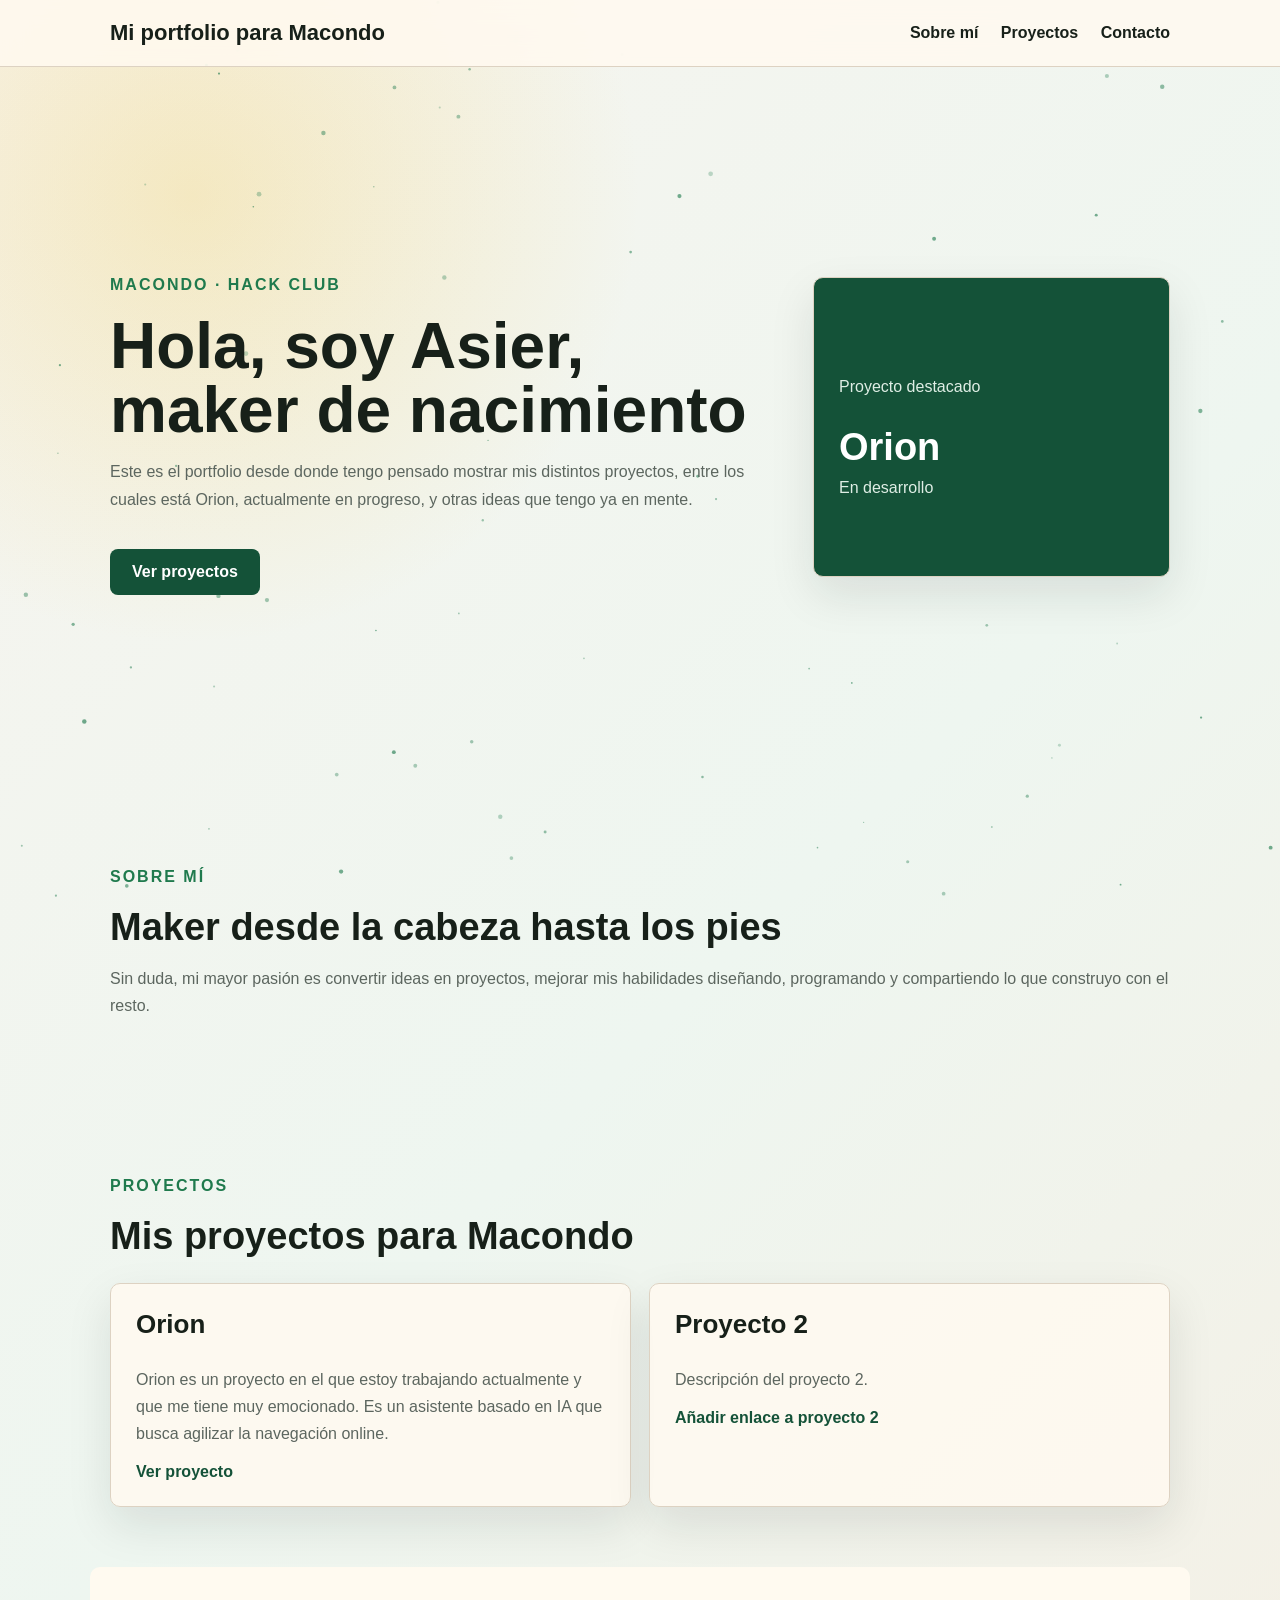
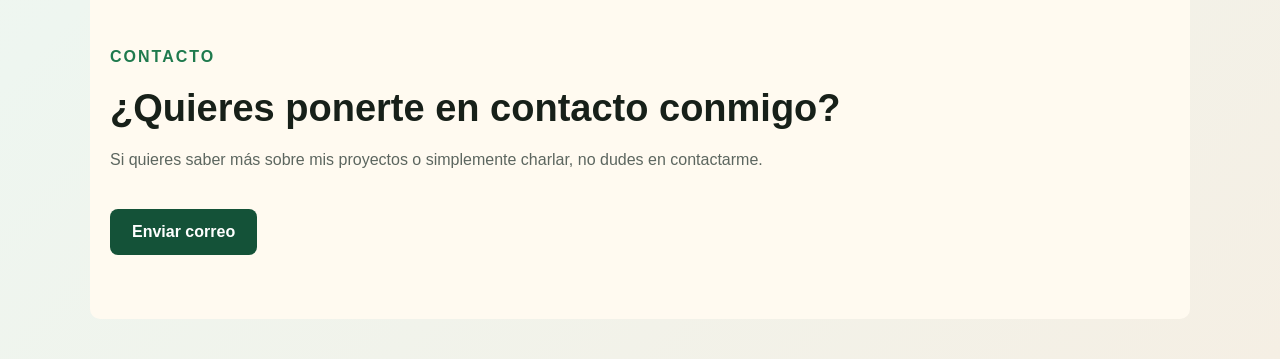
<file: index.html>
<!-- index.html -->
<!DOCTYPE html>
<html lang="es">
<head>
  <meta charset="UTF-8">
  <meta name="viewport" content="width=device-width, initial-scale=1.0">
  <title>Portfolio para Macondo</title>
  <link rel="stylesheet" href="styles.css">
</head>

<body>
  <canvas class="starfield" aria-hidden="true"></canvas>

  <header class="header">
    <nav>
      <h2>Mi portfolio para Macondo</h2>

      <div>
        <a href="#sobre-mi">Sobre mí</a>
        <a href="#proyectos">Proyectos</a>
        <a href="#contacto">Contacto</a>
      </div>
    </nav>
  </header>

  <main>
    <section class="hero" id="inicio">
      <div class="hero-content reveal">
        <p class="tag">Macondo · Hack Club</p>
        <h1>Hola, soy Asier, maker de nacimiento</h1>
        <p>
          Este es el portfolio desde donde tengo pensado mostrar mis distintos
          proyectos, entre los cuales está Orion, actualmente en progreso, y otras
          ideas que tengo ya en mente.
        </p>
        <a class="btn" href="#proyectos">Ver proyectos</a>
      </div>

      <div class="card hero-card reveal">
        <p>Proyecto destacado</p>
        <h2>Orion</h2>
        <span>En desarrollo</span>
      </div>
    </section>

    <section id="sobre-mi" class="section reveal">
      <p class="tag">Sobre mí</p>
      <h2>Maker desde la cabeza hasta los pies</h2>
      <p>
        Sin duda, mi mayor pasión es convertir ideas en proyectos, mejorar mis
        habilidades diseñando, programando y compartiendo lo que construyo con
        el resto.
      </p>
    </section>

    <section id="proyectos" class="section reveal">
      <p class="tag">Proyectos</p>
      <h2>Mis proyectos para Macondo</h2>

      <div class="grid">
        <article class="card project-card reveal">
          <h3>Orion</h3>
          <p>
            Orion es un proyecto en el que estoy trabajando actualmente y que me
            tiene muy emocionado. Es un asistente basado en IA que busca agilizar
            la navegación online.
          </p>
          <a href="https://github.com/asierpernias/ORION" target="_blank" rel="noopener">
            Ver proyecto
          </a>
        </article>

        <article class="card project-card reveal">
          <h3>Proyecto 2</h3>
          <p>
            Descripción del proyecto 2. 
          </p>
          <a href="#">Añadir enlace a proyecto 2</a>
        </article>
      </div>
    </section>

    <section id="contacto" class="section contact reveal">
      <p class="tag">Contacto</p>
      <h2>¿Quieres ponerte en contacto conmigo?</h2>
      <p>
        Si quieres saber más sobre mis proyectos o simplemente charlar, no dudes
        en contactarme.
      </p>
      <a class="btn" href="mailto:asierpernias@gmail.com">Enviar correo</a>
    </section>
  </main>

  <script src="script.js"></script>
</body>
</html>
</file>
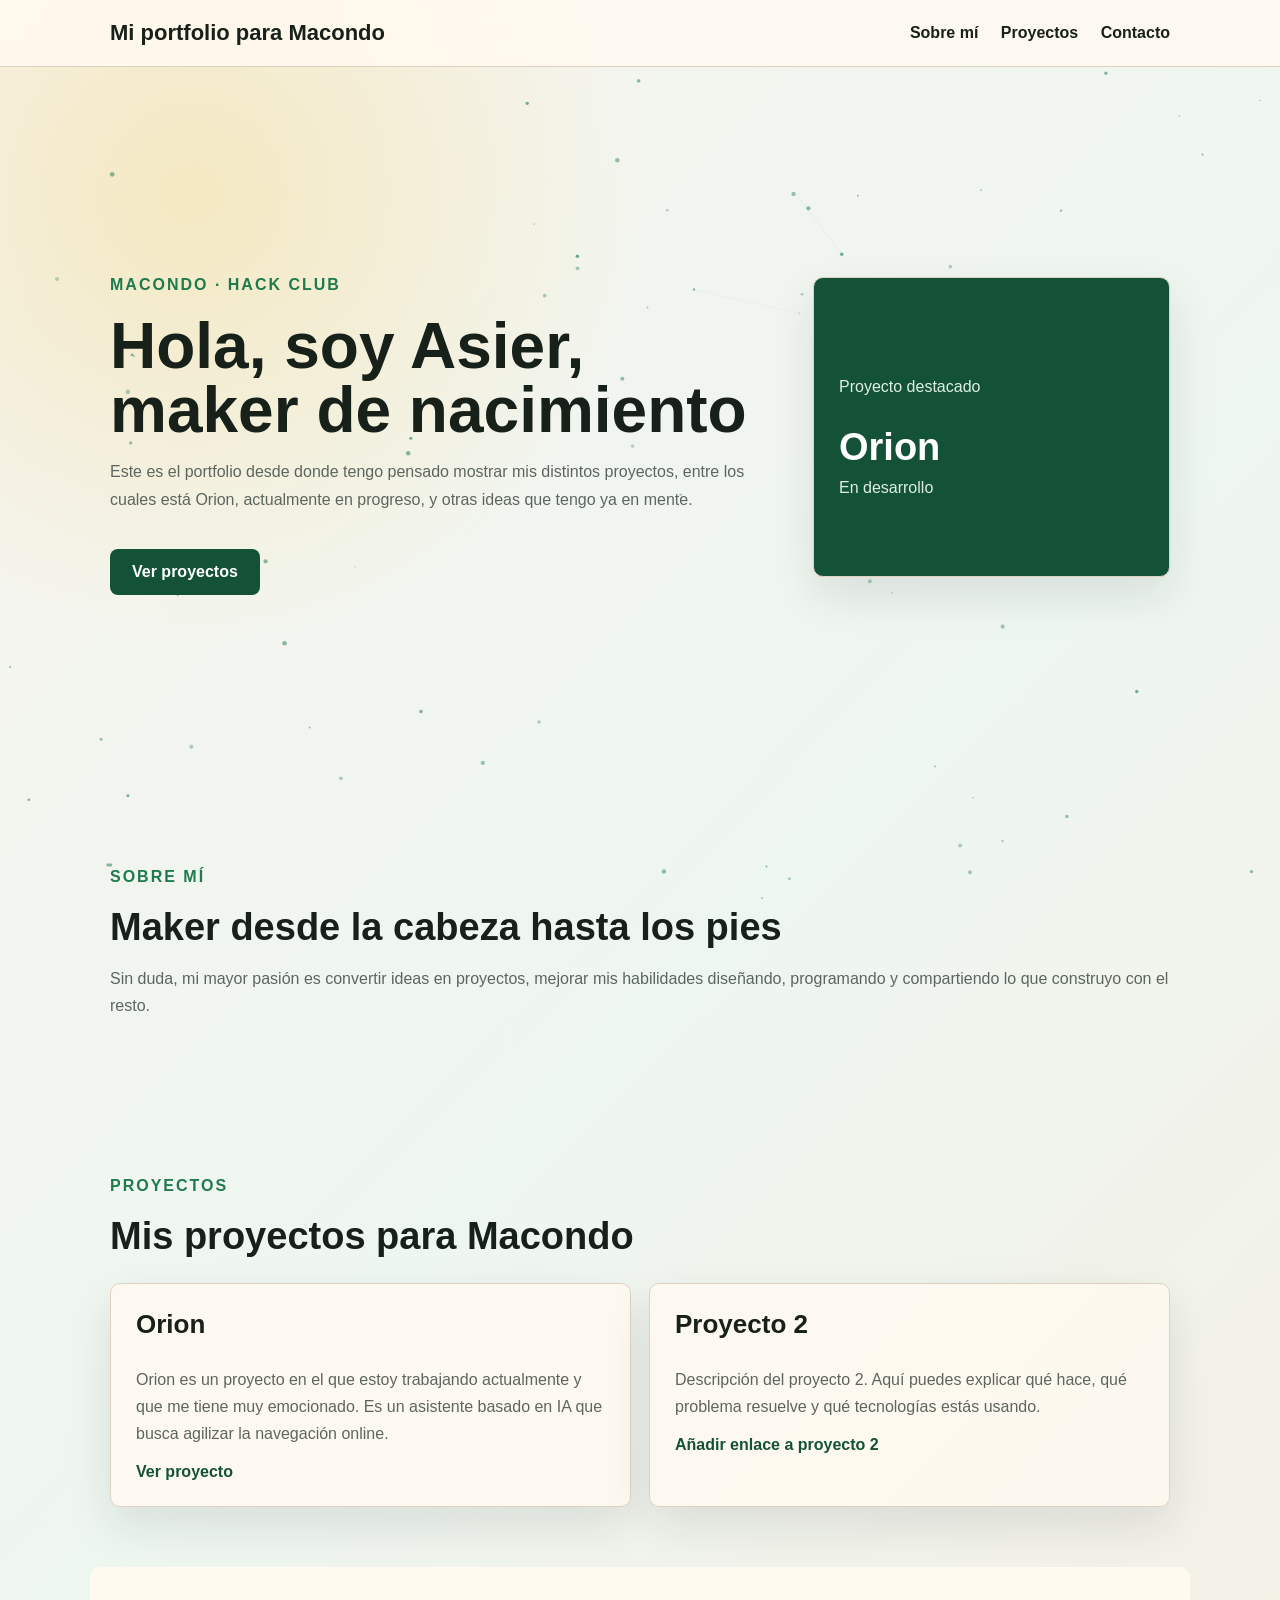
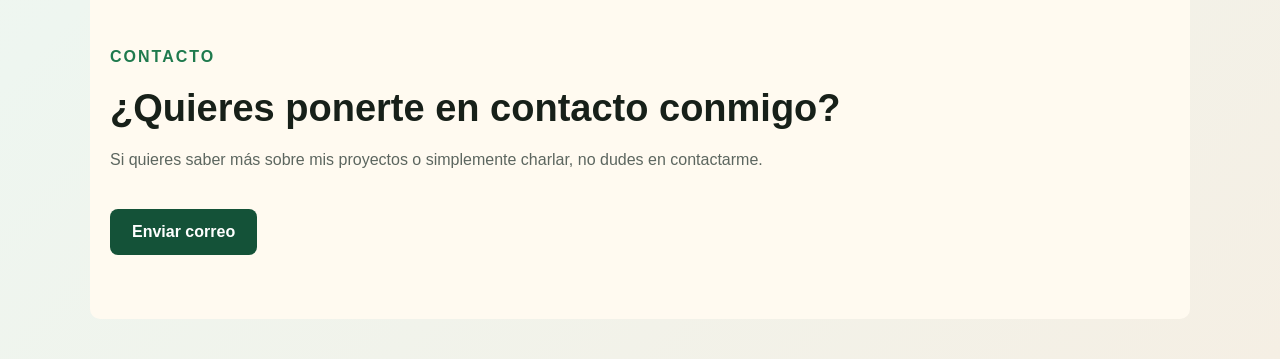
<file: web_page.html>
<!-- index.html -->
<!DOCTYPE html>
<html lang="es">
<head>
  <meta charset="UTF-8">
  <meta name="viewport" content="width=device-width, initial-scale=1.0">
  <title>Portfolio para Macondo</title>
  <link rel="stylesheet" href="styles.css">
</head>

<body>
  <canvas class="starfield" aria-hidden="true"></canvas>

  <header class="header">
    <nav>
      <h2>Mi portfolio para Macondo</h2>

      <div>
        <a href="#sobre-mi">Sobre mí</a>
        <a href="#proyectos">Proyectos</a>
        <a href="#contacto">Contacto</a>
      </div>
    </nav>
  </header>

  <main>
    <section class="hero" id="inicio">
      <div class="hero-content reveal">
        <p class="tag">Macondo · Hack Club</p>
        <h1>Hola, soy Asier, maker de nacimiento</h1>
        <p>
          Este es el portfolio desde donde tengo pensado mostrar mis distintos
          proyectos, entre los cuales está Orion, actualmente en progreso, y otras
          ideas que tengo ya en mente.
        </p>
        <a class="btn" href="#proyectos">Ver proyectos</a>
      </div>

      <div class="card hero-card reveal">
        <p>Proyecto destacado</p>
        <h2>Orion</h2>
        <span>En desarrollo</span>
      </div>
    </section>

    <section id="sobre-mi" class="section reveal">
      <p class="tag">Sobre mí</p>
      <h2>Maker desde la cabeza hasta los pies</h2>
      <p>
        Sin duda, mi mayor pasión es convertir ideas en proyectos, mejorar mis
        habilidades diseñando, programando y compartiendo lo que construyo con
        el resto.
      </p>
    </section>

    <section id="proyectos" class="section reveal">
      <p class="tag">Proyectos</p>
      <h2>Mis proyectos para Macondo</h2>

      <div class="grid">
        <article class="card project-card reveal">
          <h3>Orion</h3>
          <p>
            Orion es un proyecto en el que estoy trabajando actualmente y que me
            tiene muy emocionado. Es un asistente basado en IA que busca agilizar
            la navegación online.
          </p>
          <a href="https://github.com/asierpernias/Voice_Pilot.v1/blob/main/README.md" target="_blank" rel="noopener">
            Ver proyecto
          </a>
        </article>

        <article class="card project-card reveal">
          <h3>Proyecto 2</h3>
          <p>
            Descripción del proyecto 2. Aquí puedes explicar qué hace, qué problema
            resuelve y qué tecnologías estás usando.
          </p>
          <a href="#">Añadir enlace a proyecto 2</a>
        </article>
      </div>
    </section>

    <section id="contacto" class="section contact reveal">
      <p class="tag">Contacto</p>
      <h2>¿Quieres ponerte en contacto conmigo?</h2>
      <p>
        Si quieres saber más sobre mis proyectos o simplemente charlar, no dudes
        en contactarme.
      </p>
      <a class="btn" href="mailto:asierpernias@gmail.com">Enviar correo</a>
    </section>
  </main>

  <script src="script.js"></script>
</body>
</html>
</file>
<file: styles.css>
/* styles.css */
* {
  box-sizing: border-box;
}

html {
  scroll-behavior: smooth;
}

body {
  margin: 0;
  font-family: Arial, sans-serif;
  color: #172019;
  background:
    radial-gradient(circle at 15% 10%, rgba(242, 201, 76, 0.28), transparent 28rem),
    linear-gradient(135deg, #f7f4ee 0%, #eef6f0 52%, #f5efe4 100%);
  overflow-x: hidden;
}

.starfield {
  position: fixed;
  inset: 0;
  z-index: -1;
  pointer-events: none;
  opacity: 0.75;
}

.header {
  position: sticky;
  top: 0;
  z-index: 10;
  border-bottom: 1px solid #ddd2c2;
  background-color: rgba(255, 250, 240, 0.85);
  backdrop-filter: blur(14px);
}

nav {
  max-width: 1100px;
  margin: auto;
  padding: 20px;
  display: flex;
  justify-content: space-between;
  align-items: center;
}

nav h2 {
  margin: 0;
  font-size: 22px;
}

nav a {
  position: relative;
  margin-left: 18px;
  color: #172019;
  text-decoration: none;
  font-weight: bold;
}

nav a::after {
  content: "";
  position: absolute;
  left: 0;
  bottom: -7px;
  width: 100%;
  height: 2px;
  background-color: #1f7a4d;
  transform: scaleX(0);
  transform-origin: left;
  transition: transform 0.25s ease;
}

nav a:hover::after,
nav a.active::after {
  transform: scaleX(1);
}

.hero {
  max-width: 1100px;
  min-height: 80vh;
  margin: auto;
  padding: 70px 20px;
  display: grid;
  grid-template-columns: 1.3fr 0.7fr;
  gap: 40px;
  align-items: center;
}

.tag {
  color: #1f7a4d;
  font-weight: bold;
  text-transform: uppercase;
  letter-spacing: 2px;
}

h1 {
  font-size: 64px;
  line-height: 1;
  margin: 0;
}

h2 {
  font-size: 38px;
  margin: 10px 0;
}

p {
  line-height: 1.7;
  color: #5c665f;
}

.btn {
  position: relative;
  overflow: hidden;
  display: inline-block;
  margin-top: 20px;
  padding: 14px 22px;
  background-color: #145238;
  color: white;
  border-radius: 8px;
  text-decoration: none;
  font-weight: bold;
  transition: transform 0.2s ease, box-shadow 0.2s ease;
}

.btn::before {
  content: "";
  position: absolute;
  top: 0;
  left: -120%;
  width: 70%;
  height: 100%;
  background: linear-gradient(90deg, transparent, rgba(255, 255, 255, 0.45), transparent);
  transform: skewX(-18deg);
  transition: left 0.45s ease;
}

.btn:hover {
  transform: translateY(-3px);
  box-shadow: 0 14px 28px rgba(20, 82, 56, 0.2);
}

.btn:hover::before {
  left: 130%;
}

.section {
  max-width: 1100px;
  margin: auto;
  padding: 60px 20px;
}

.grid {
  display: grid;
  grid-template-columns: repeat(2, 1fr);
  gap: 18px;
  margin-top: 25px;
}

.card {
  position: relative;
  overflow: hidden;
  padding: 25px;
  border: 1px solid #ddd2c2;
  border-radius: 10px;
  background-color: rgba(255, 250, 240, 0.86);
  box-shadow: 0 18px 45px rgba(23, 32, 25, 0.1);
  transition: transform 0.2s ease, box-shadow 0.2s ease, border-color 0.2s ease;
}

.card::before {
  content: "";
  position: absolute;
  inset: 0;
  background: radial-gradient(
    circle at var(--shine-x, 50%) var(--shine-y, 20%),
    rgba(242, 201, 76, 0.32),
    transparent 34%
  );
  opacity: 0;
  pointer-events: none;
  transition: opacity 0.2s ease;
}

.card:hover {
  border-color: rgba(31, 122, 77, 0.6);
  box-shadow: 0 24px 65px rgba(23, 32, 25, 0.16);
}

.card:hover::before {
  opacity: 1;
}

.card h3 {
  font-size: 26px;
  margin-top: 0;
}

.card a {
  color: #145238;
  font-weight: bold;
  text-decoration: none;
}

.hero-card {
  min-height: 300px;
  display: flex;
  flex-direction: column;
  justify-content: center;
  background-color: #145238;
  color: white;
}

.hero-card p,
.hero-card span {
  color: #dfeee5;
}

.contact {
  margin-bottom: 40px;
  background-color: #fffaf0;
  border-radius: 10px;
}

.reveal {
  opacity: 1;
  transform: translateY(0);
  transition: opacity 0.7s ease, transform 0.7s ease;
}

.reveal:not(.is-visible) {
  opacity: 0;
  transform: translateY(32px);
}

@media (max-width: 800px) {
  nav {
    flex-direction: column;
    align-items: flex-start;
    gap: 14px;
  }

  nav a {
    margin-left: 0;
    margin-right: 14px;
  }

  .hero {
    grid-template-columns: 1fr;
  }

  .grid {
    grid-template-columns: 1fr;
  }

  h1 {
    font-size: 38px;
  }
}
</file>
